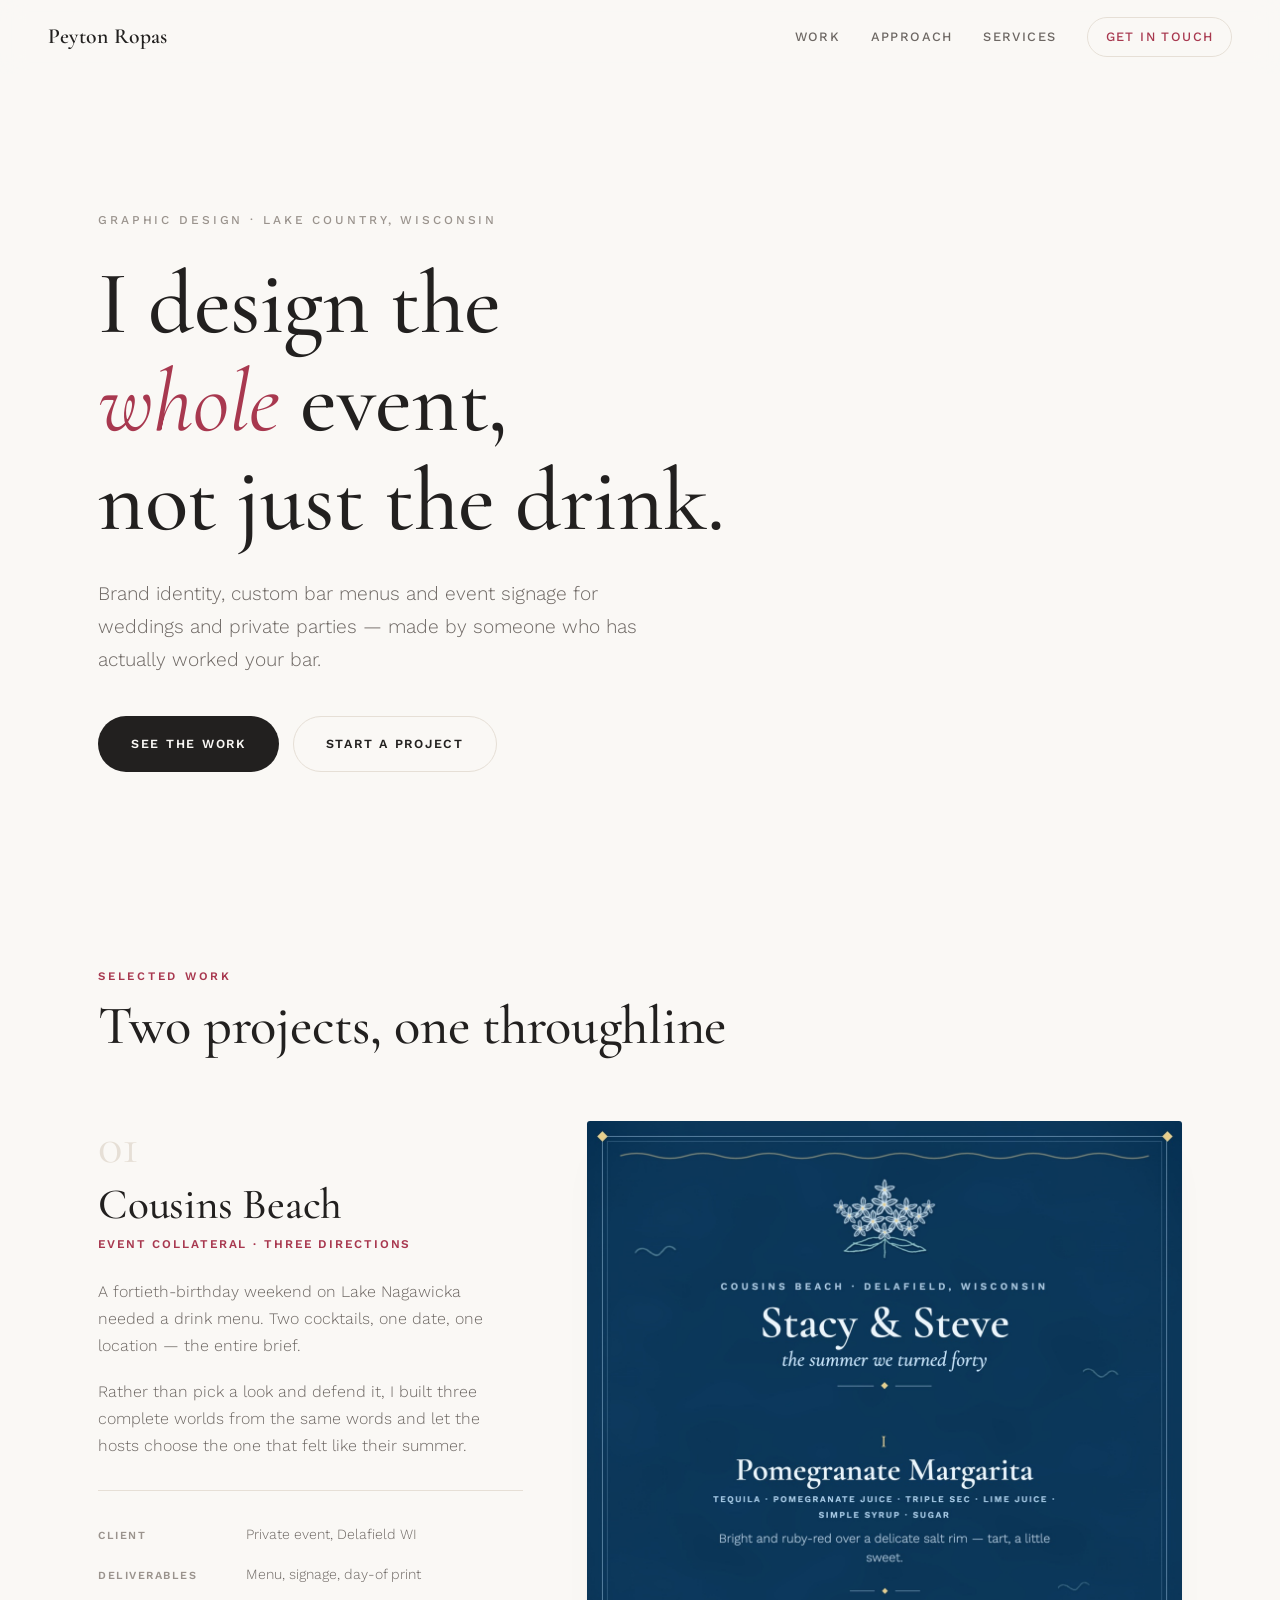
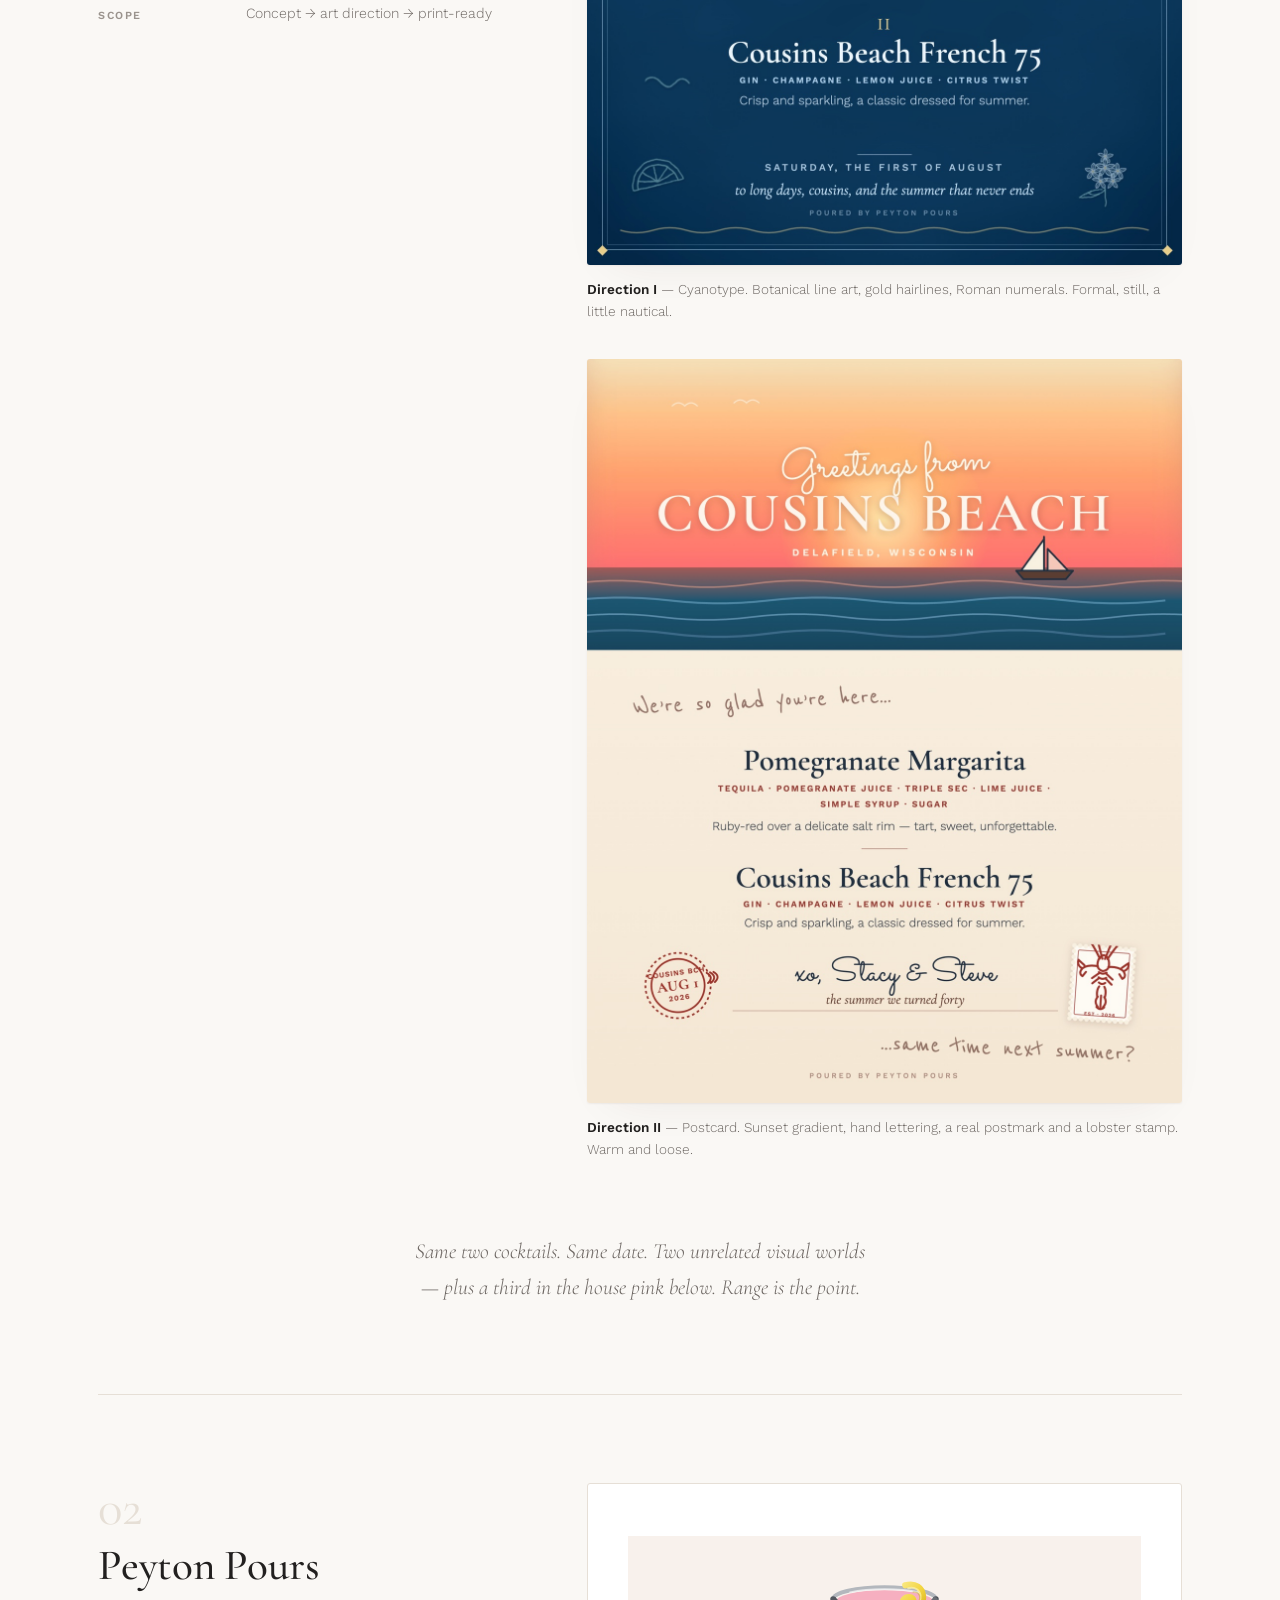
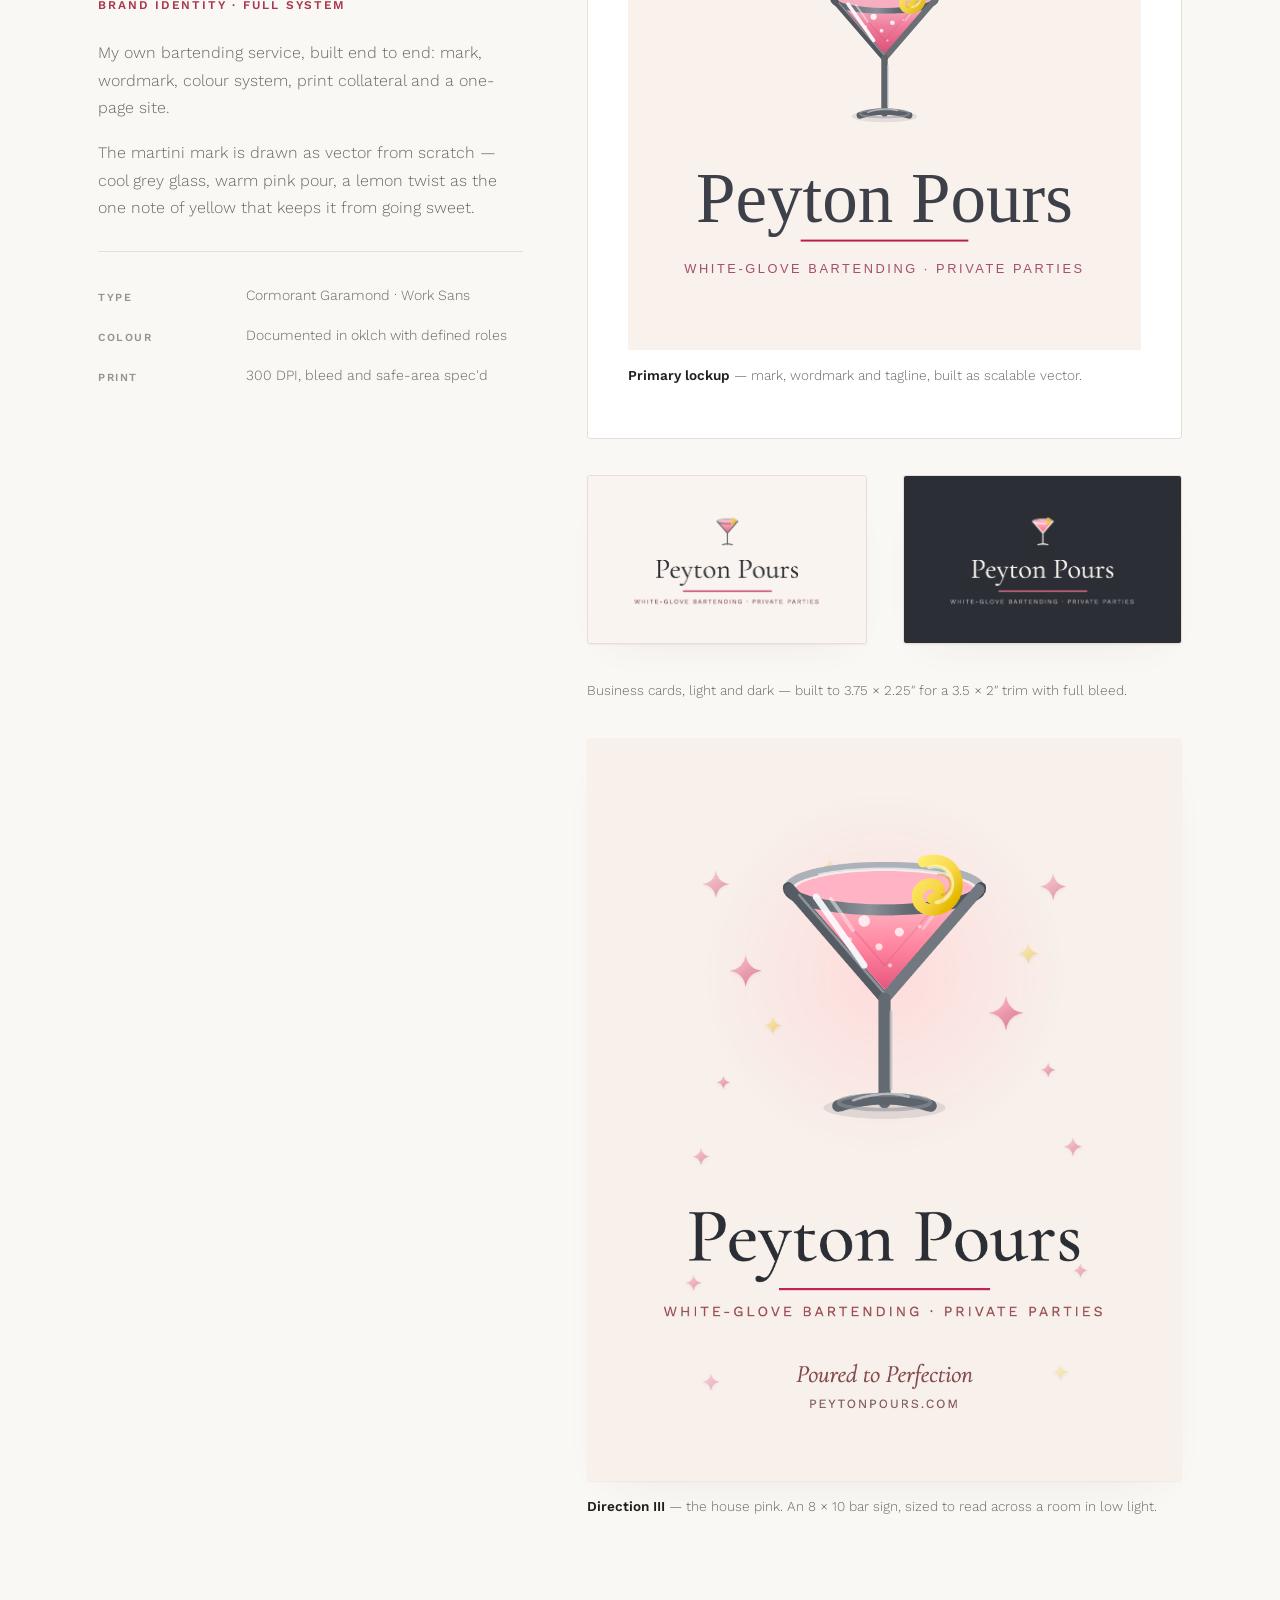
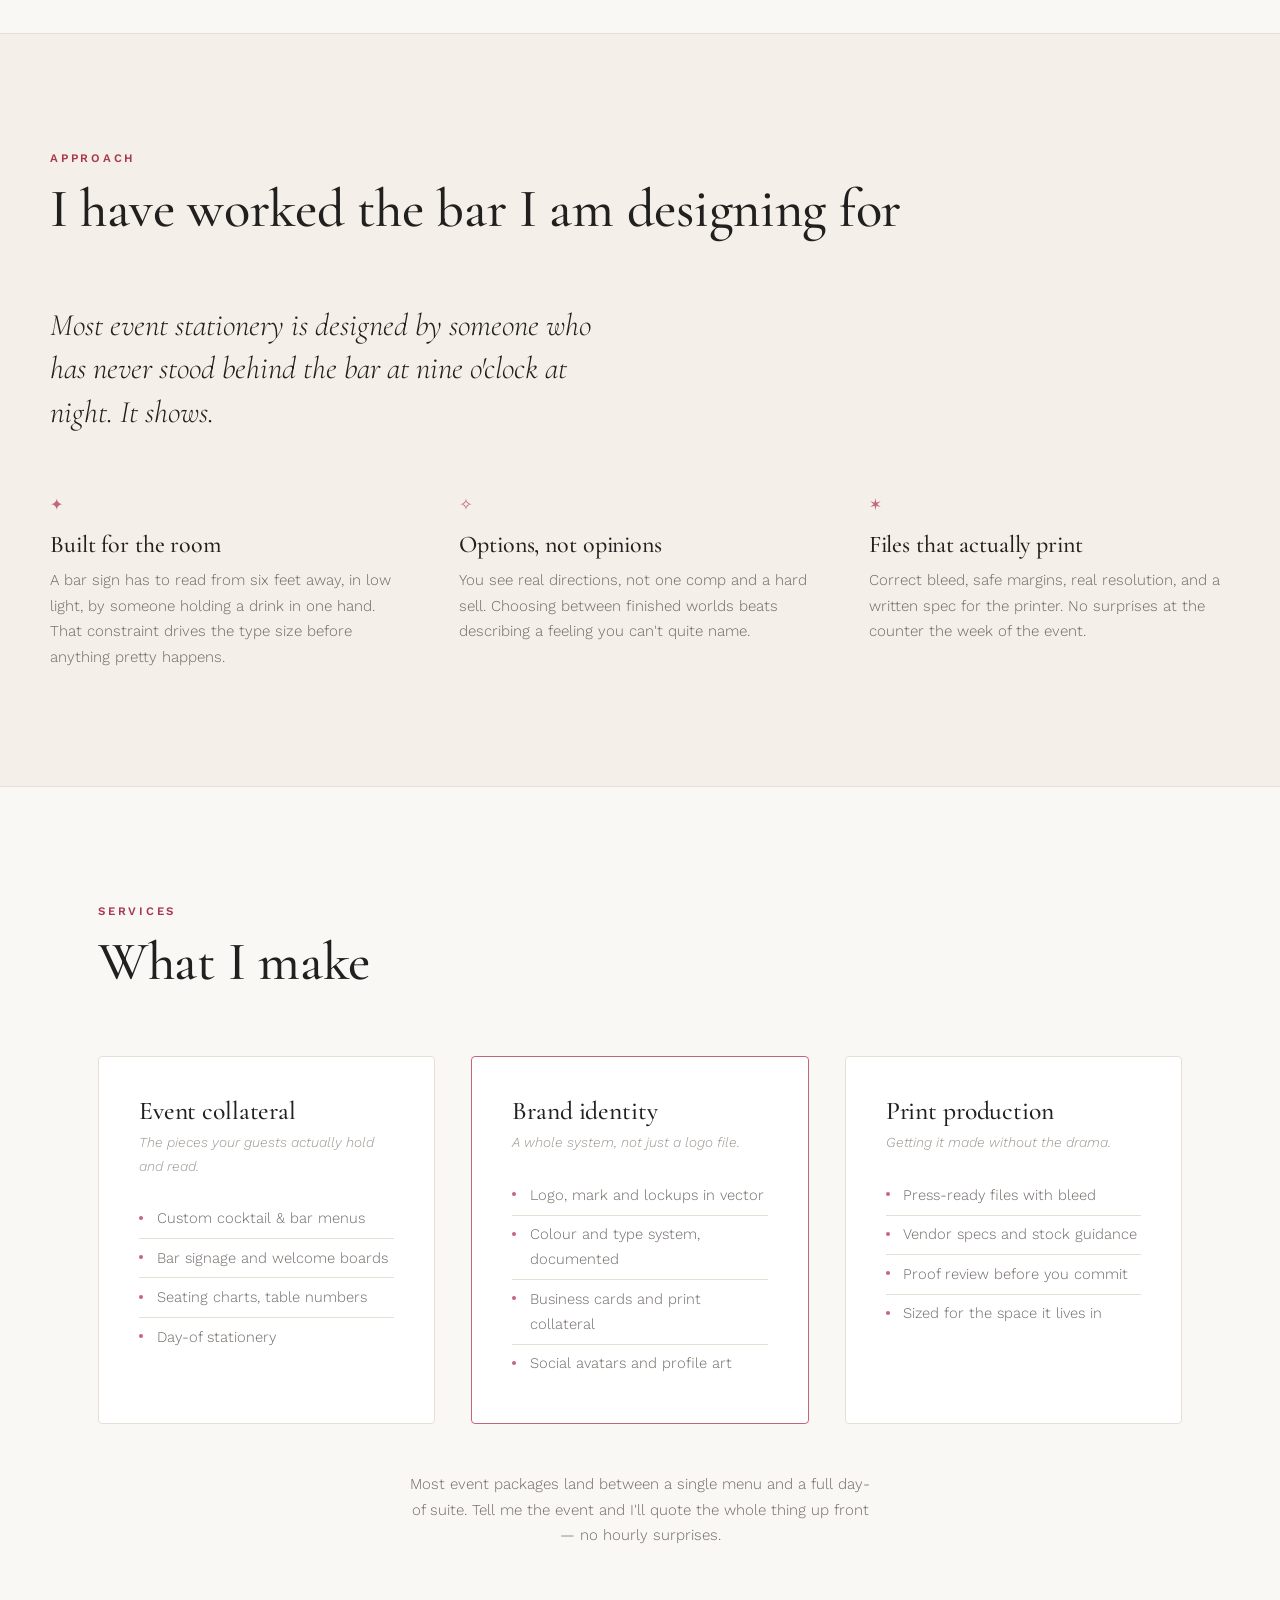
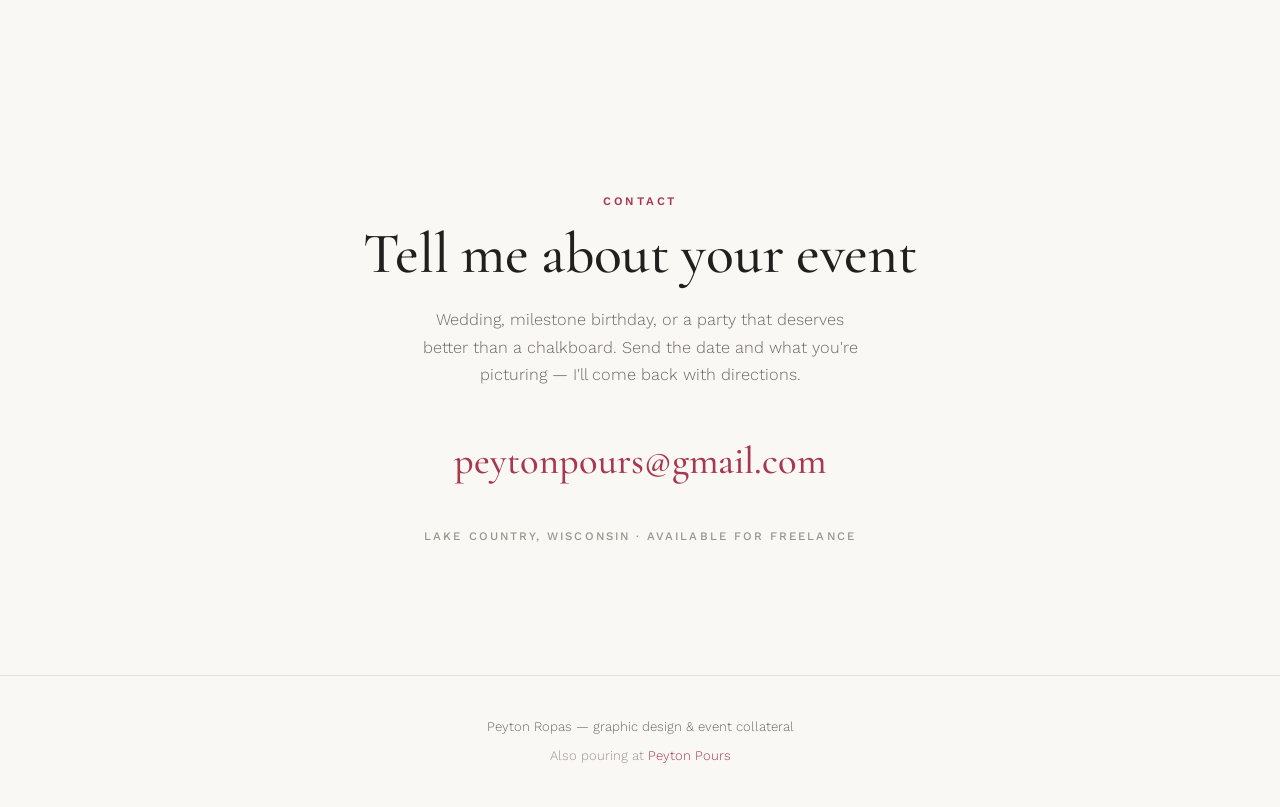
<file: design/index.html>
<!DOCTYPE html>
<html lang="en">
<head>
<meta charset="utf-8" />
<meta name="viewport" content="width=device-width, initial-scale=1" />
<title>Peyton Ropas — Designer</title>
<meta name="description" content="Brand identity and event collateral for weddings and private parties — designed by a bartender who has worked the event. Lake Country, Wisconsin." />

<meta property="og:title" content="Peyton Ropas — Designer" />
<meta property="og:description" content="Custom bar menus, signage and identity for weddings and private parties. Lake Country, Wisconsin." />
<meta property="og:type" content="website" />

<link rel="preconnect" href="https://fonts.googleapis.com" />
<link rel="preconnect" href="https://fonts.gstatic.com" crossorigin />
<link href="https://fonts.googleapis.com/css2?family=Cormorant+Garamond:ital,wght@0,300;0,400;0,500;0,600;1,300;1,400&family=Work+Sans:wght@300;400;500;600&display=swap" rel="stylesheet" />
<link rel="stylesheet" href="/design/styles.css" />
<link rel="icon" href="/assets/favicon.svg" />

<!-- Gate the reveal animation on JS being alive. Without the `js` class the
     .reveal rule never hides anything, so no-JS degrades to visible content
     rather than a blank page. The timer covers the other failure mode —
     script.js blocked or erroring — by dropping the class if nothing claims
     it. script.js clears this as its first act. -->
<script>
  document.documentElement.className += " js";
  window.__revealGuard = setTimeout(function () {
    document.documentElement.className =
      document.documentElement.className.replace(/\bjs\b/, "");
  }, 2500);
</script>
</head>
<body>

<a class="skip" href="#work">Skip to work</a>

<header class="topbar">
  <a class="topbar__name" href="#top">Peyton&nbsp;Ropas</a>
  <nav class="topbar__nav">
    <a href="#work">Work</a>
    <a href="#approach">Approach</a>
    <a href="#services">Services</a>
    <a href="#contact" class="topbar__cta">Get in touch</a>
  </nav>
</header>

<main id="top">

  <!-- ============ HERO ============ -->
  <section class="hero">
    <p class="kicker reveal">Graphic Design · Lake Country, Wisconsin</p>
    <h1 class="hero__title reveal">
      I design the <em>whole</em> event,<br />not just the drink.
    </h1>
    <p class="hero__lede reveal">
      Brand identity, custom bar menus and event signage for weddings and private
      parties — made by someone who has actually worked your bar.
    </p>
    <div class="hero__actions reveal">
      <a class="btn btn--solid" href="#work">See the work</a>
      <a class="btn btn--ghost" href="#contact">Start a project</a>
    </div>
  </section>

  <!-- ============ WORK ============ -->
  <section id="work" class="section">
    <div class="section__head reveal">
      <p class="eyebrow">Selected work</p>
      <h2>Two projects, one throughline</h2>
    </div>

    <!-- ---- Project 01 ---- -->
    <article class="project reveal">
      <div class="project__meta">
        <span class="project__num">01</span>
        <h3>Cousins Beach</h3>
        <p class="project__role">Event collateral · Three directions</p>
        <p class="project__body">
          A fortieth-birthday weekend on Lake Nagawicka needed a drink menu. Two
          cocktails, one date, one location — the entire brief.
        </p>
        <p class="project__body">
          Rather than pick a look and defend it, I built three complete worlds from
          the same words and let the hosts choose the one that felt like their summer.
        </p>
        <ul class="project__facts">
          <li><span>Client</span> Private event, Delafield WI</li>
          <li><span>Deliverables</span> Menu, signage, day-of print</li>
          <li><span>Scope</span> Concept → art direction → print-ready</li>
        </ul>
      </div>

      <div class="project__plates">
        <figure class="plate plate--tall">
          <img src="/assets/work/cousins-cyanotype.jpg" alt="Navy cyanotype-style cocktail menu with botanical line art, gold rules and classical numerals" loading="lazy" width="1200" height="1500" />
          <figcaption><strong>Direction I</strong> — Cyanotype. Botanical line art, gold hairlines, Roman numerals. Formal, still, a little nautical.</figcaption>
        </figure>
        <figure class="plate plate--tall">
          <img src="/assets/work/cousins-postcard.jpg" alt="Sunset postcard cocktail menu with hand lettering, a sailboat, a postmark and a lobster stamp" loading="lazy" width="1200" height="1500" />
          <figcaption><strong>Direction II</strong> — Postcard. Sunset gradient, hand lettering, a real postmark and a lobster stamp. Warm and loose.</figcaption>
        </figure>
      </div>
      <p class="project__note">
        Same two cocktails. Same date. Two unrelated visual worlds — plus a third in
        the house pink below. Range is the point.
      </p>
    </article>

    <!-- ---- Project 02 ---- -->
    <article class="project project--alt reveal">
      <div class="project__meta">
        <span class="project__num">02</span>
        <h3>Peyton Pours</h3>
        <p class="project__role">Brand identity · Full system</p>
        <p class="project__body">
          My own bartending service, built end to end: mark, wordmark, colour system,
          print collateral and a one-page site.
        </p>
        <p class="project__body">
          The martini mark is drawn as vector from scratch — cool grey glass, warm pink
          pour, a lemon twist as the one note of yellow that keeps it from going sweet.
        </p>
        <ul class="project__facts">
          <li><span>Type</span> Cormorant Garamond · Work Sans</li>
          <li><span>Colour</span> Documented in oklch with defined roles</li>
          <li><span>Print</span> 300 DPI, bleed and safe-area spec'd</li>
        </ul>
      </div>

      <div class="project__plates">
        <figure class="plate plate--lockup">
          <img src="/assets/work/pours-lockup.svg" alt="Peyton Pours logo lockup: martini glass mark beside the wordmark and tagline" loading="lazy" />
          <figcaption><strong>Primary lockup</strong> — mark, wordmark and tagline, built as scalable vector.</figcaption>
        </figure>
        <div class="plate-row">
          <figure class="plate">
            <img src="/assets/work/card-light.png" alt="Cream business card front with martini mark and Peyton Pours wordmark" loading="lazy" width="1125" height="675" />
          </figure>
          <figure class="plate">
            <img src="/assets/work/card-dark.png" alt="Charcoal business card front with martini mark and Peyton Pours wordmark" loading="lazy" width="1125" height="675" />
          </figure>
        </div>
        <p class="plate-row__cap">Business cards, light and dark — built to 3.75 × 2.25″ for a 3.5 × 2″ trim with full bleed.</p>
        <figure class="plate plate--tall">
          <img src="/assets/work/bar-sign.png" alt="Framed bar sign with the martini mark, Peyton Pours wordmark and the line Poured to Perfection" loading="lazy" width="960" height="1200" />
          <figcaption><strong>Direction III</strong> — the house pink. An 8 × 10 bar sign, sized to read across a room in low light.</figcaption>
        </figure>
      </div>
    </article>
  </section>

  <!-- ============ APPROACH ============ -->
  <section id="approach" class="section section--tint">
    <div class="section__head reveal">
      <p class="eyebrow">Approach</p>
      <h2>I have worked the bar I am designing for</h2>
    </div>
    <div class="approach reveal">
      <p class="approach__lead">
        Most event stationery is designed by someone who has never stood behind the
        bar at nine o'clock at night. It shows.
      </p>
      <div class="approach__grid">
        <div class="approach__item">
          <span class="approach__glyph" aria-hidden="true">✦</span>
          <h3>Built for the room</h3>
          <p>
            A bar sign has to read from six feet away, in low light, by someone holding
            a drink in one hand. That constraint drives the type size before anything
            pretty happens.
          </p>
        </div>
        <div class="approach__item">
          <span class="approach__glyph" aria-hidden="true">✧</span>
          <h3>Options, not opinions</h3>
          <p>
            You see real directions, not one comp and a hard sell. Choosing between
            finished worlds beats describing a feeling you can't quite name.
          </p>
        </div>
        <div class="approach__item">
          <span class="approach__glyph" aria-hidden="true">✶</span>
          <h3>Files that actually print</h3>
          <p>
            Correct bleed, safe margins, real resolution, and a written spec for the
            printer. No surprises at the counter the week of the event.
          </p>
        </div>
      </div>
    </div>
  </section>

  <!-- ============ SERVICES ============ -->
  <section id="services" class="section">
    <div class="section__head reveal">
      <p class="eyebrow">Services</p>
      <h2>What I make</h2>
    </div>
    <div class="cards reveal">
      <div class="card">
        <h3>Event collateral</h3>
        <p class="card__desc">The pieces your guests actually hold and read.</p>
        <ul>
          <li>Custom cocktail &amp; bar menus</li>
          <li>Bar signage and welcome boards</li>
          <li>Seating charts, table numbers</li>
          <li>Day-of stationery</li>
        </ul>
      </div>
      <div class="card card--feature">
        <h3>Brand identity</h3>
        <p class="card__desc">A whole system, not just a logo file.</p>
        <ul>
          <li>Logo, mark and lockups in vector</li>
          <li>Colour and type system, documented</li>
          <li>Business cards and print collateral</li>
          <li>Social avatars and profile art</li>
        </ul>
      </div>
      <div class="card">
        <h3>Print production</h3>
        <p class="card__desc">Getting it made without the drama.</p>
        <ul>
          <li>Press-ready files with bleed</li>
          <li>Vendor specs and stock guidance</li>
          <li>Proof review before you commit</li>
          <li>Sized for the space it lives in</li>
        </ul>
      </div>
    </div>
    <p class="services__note reveal">
      Most event packages land between a single menu and a full day-of suite. Tell me
      the event and I'll quote the whole thing up front — no hourly surprises.
    </p>
  </section>

  <!-- ============ CONTACT ============ -->
  <section id="contact" class="section section--contact">
    <div class="contact reveal">
      <p class="eyebrow">Contact</p>
      <h2>Tell me about your event</h2>
      <p class="contact__lede">
        Wedding, milestone birthday, or a party that deserves better than a chalkboard.
        Send the date and what you're picturing — I'll come back with directions.
      </p>
      <a class="contact__email" href="mailto:peytonpours@gmail.com?subject=Design%20project%20enquiry">peytonpours@gmail.com</a>
      <p class="contact__meta">Lake Country, Wisconsin · Available for freelance</p>
    </div>
  </section>

</main>

<footer class="footer">
  <p>Peyton Ropas — graphic design &amp; event collateral</p>
  <p class="footer__sub">Also pouring at <a href="https://peytonpours.com">Peyton Pours</a></p>
</footer>

<script src="/design/script.js"></script>
</body>
</html>
</file>
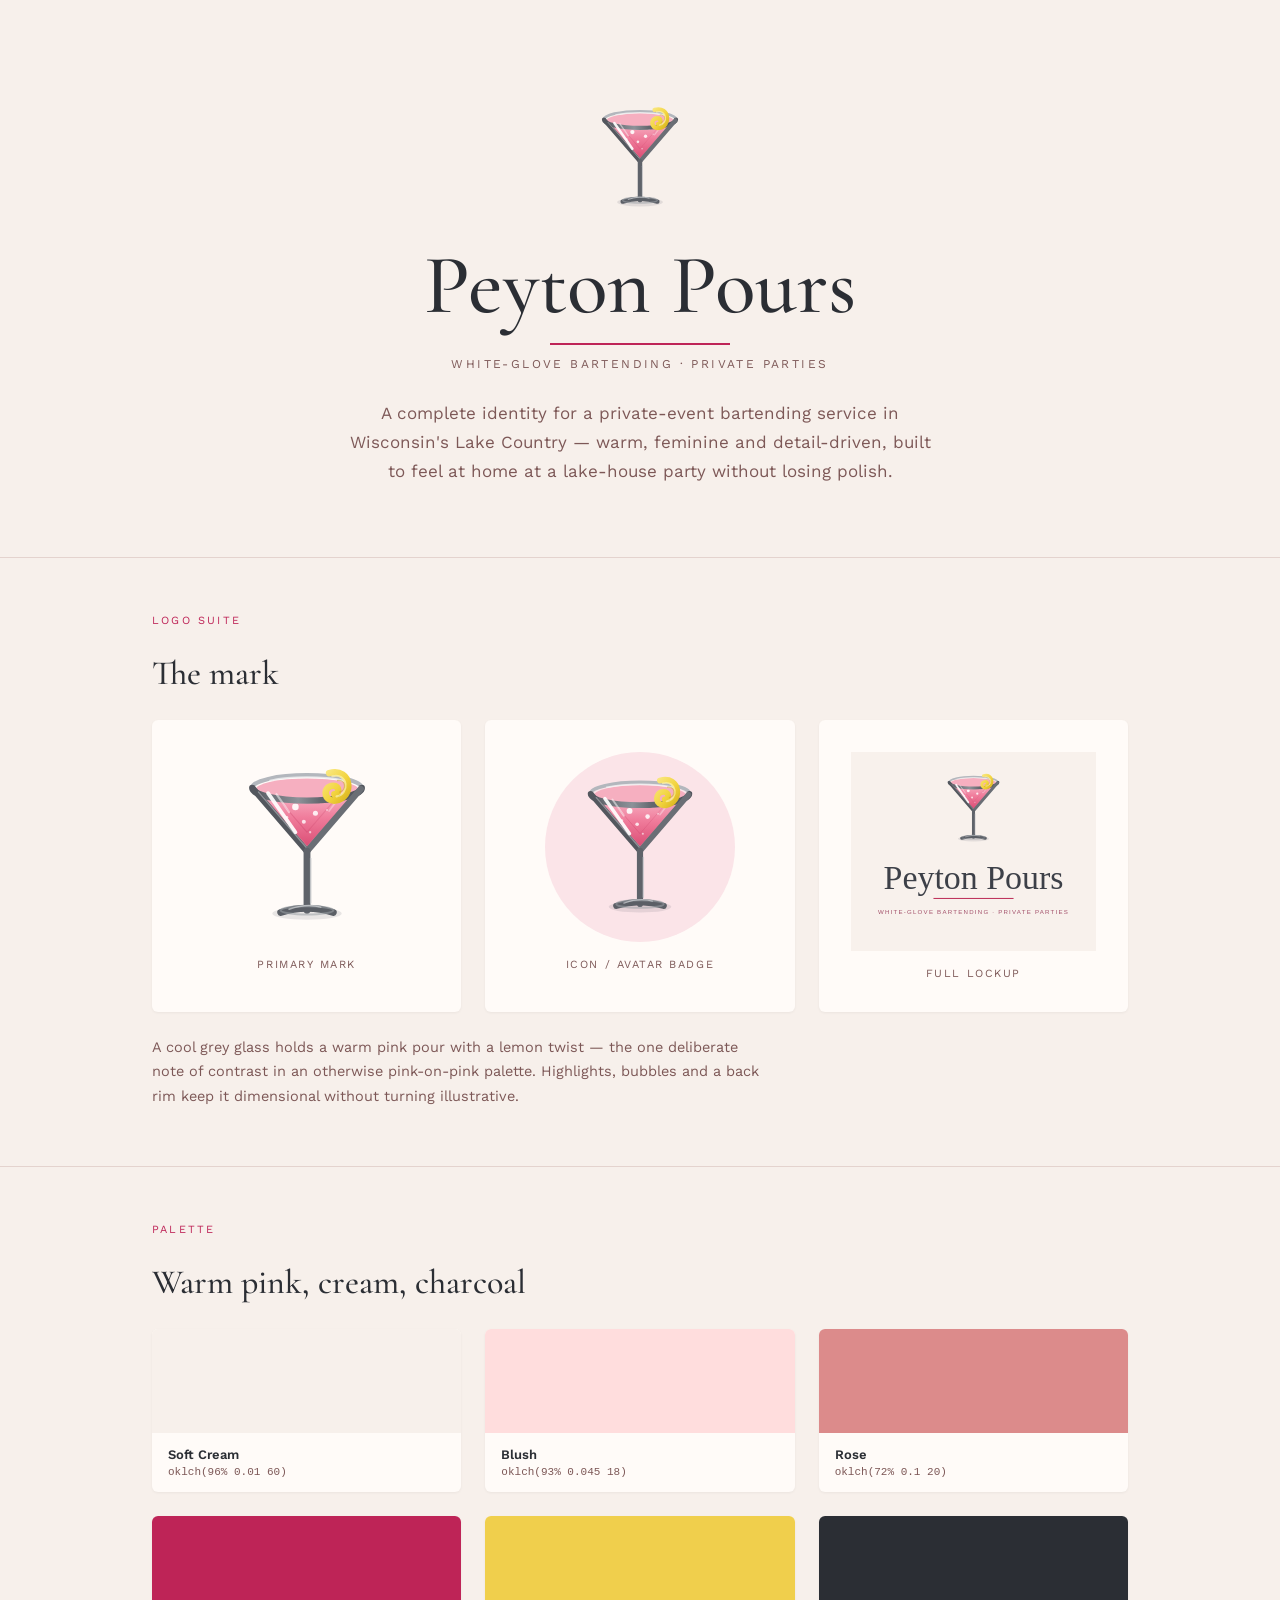
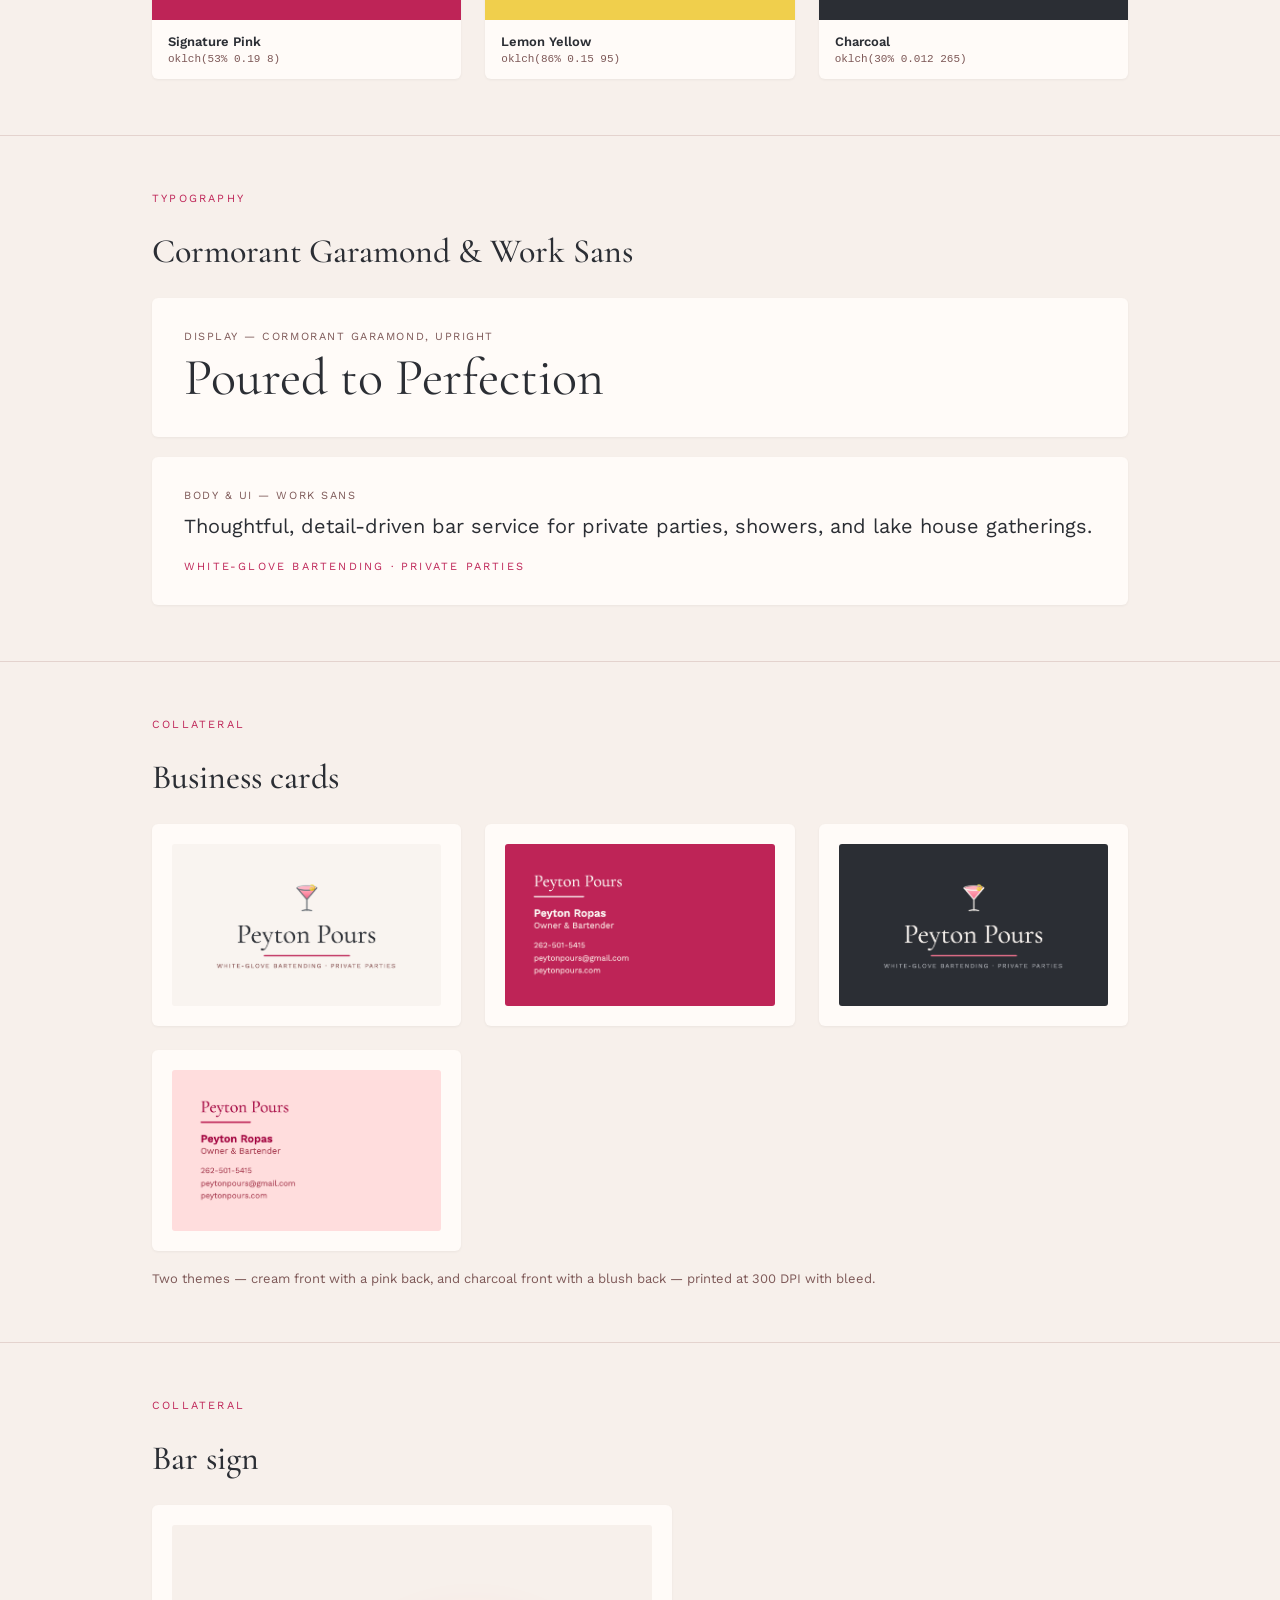
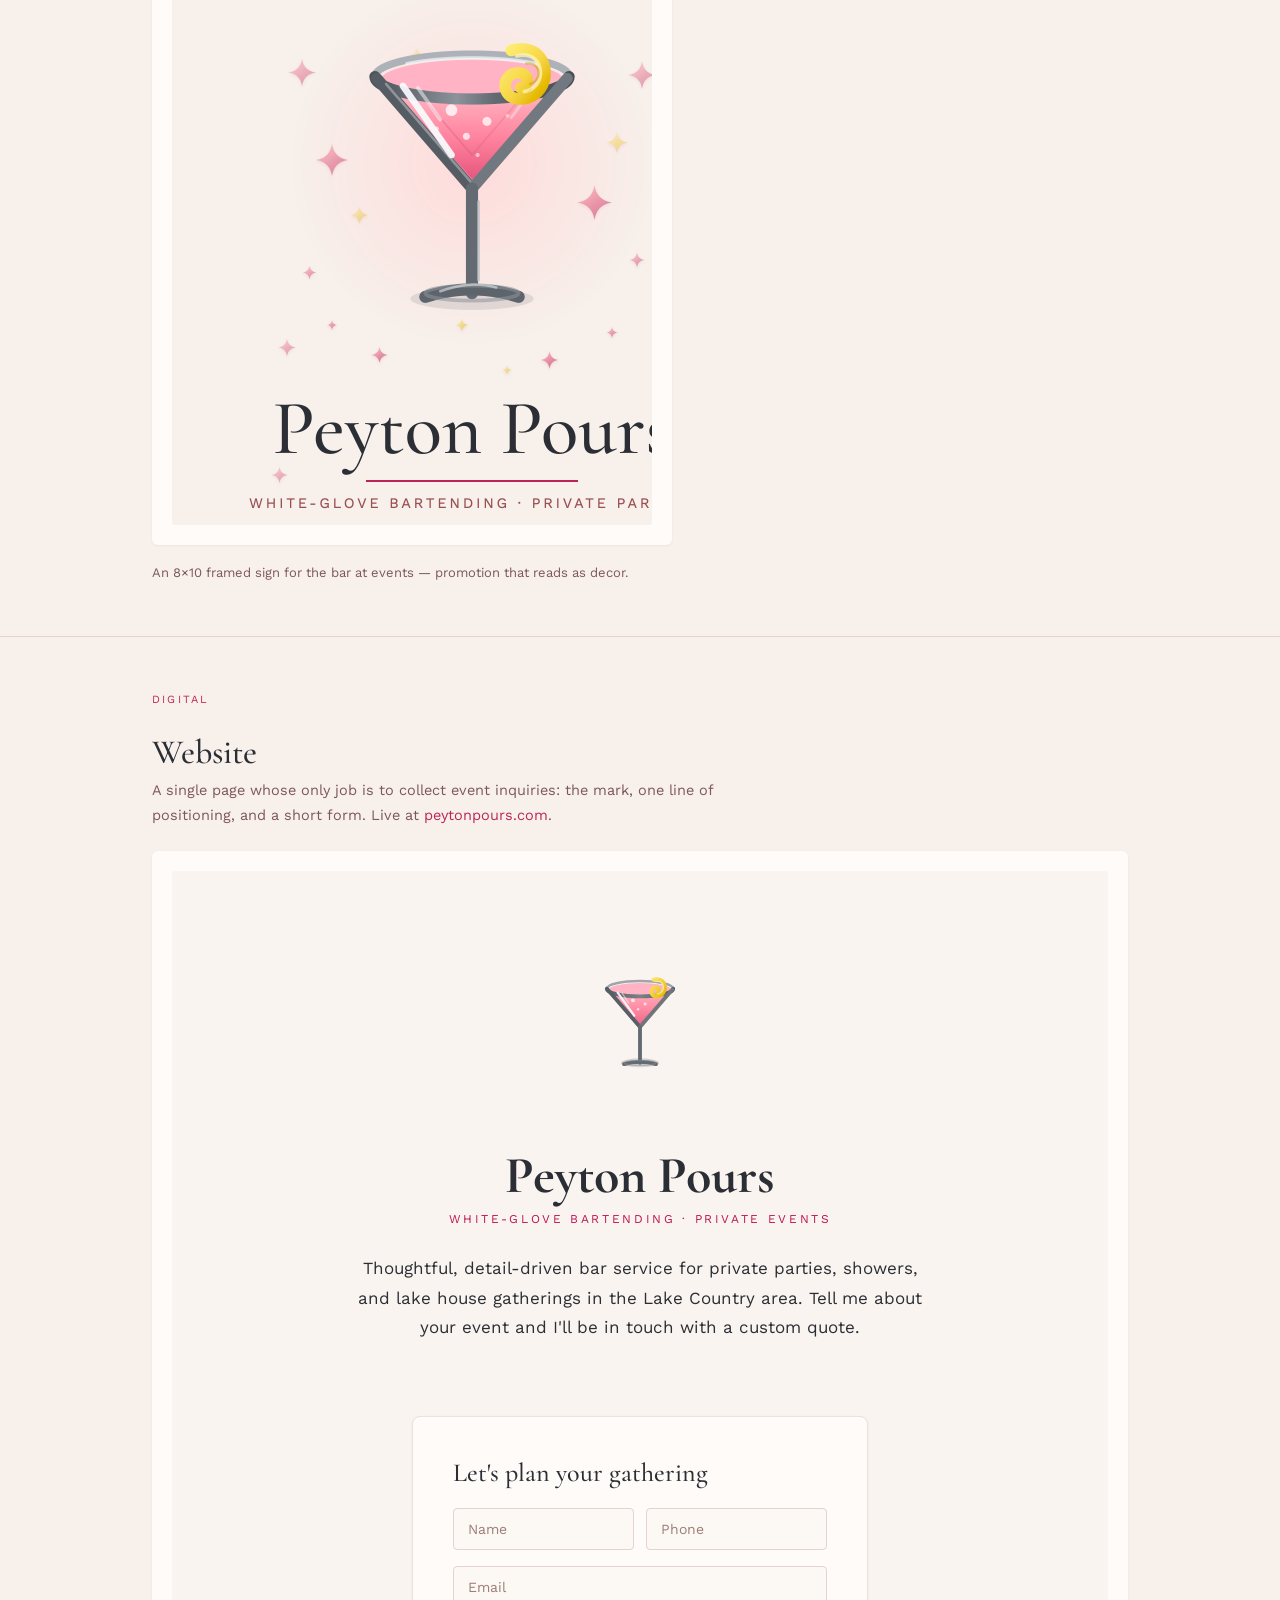
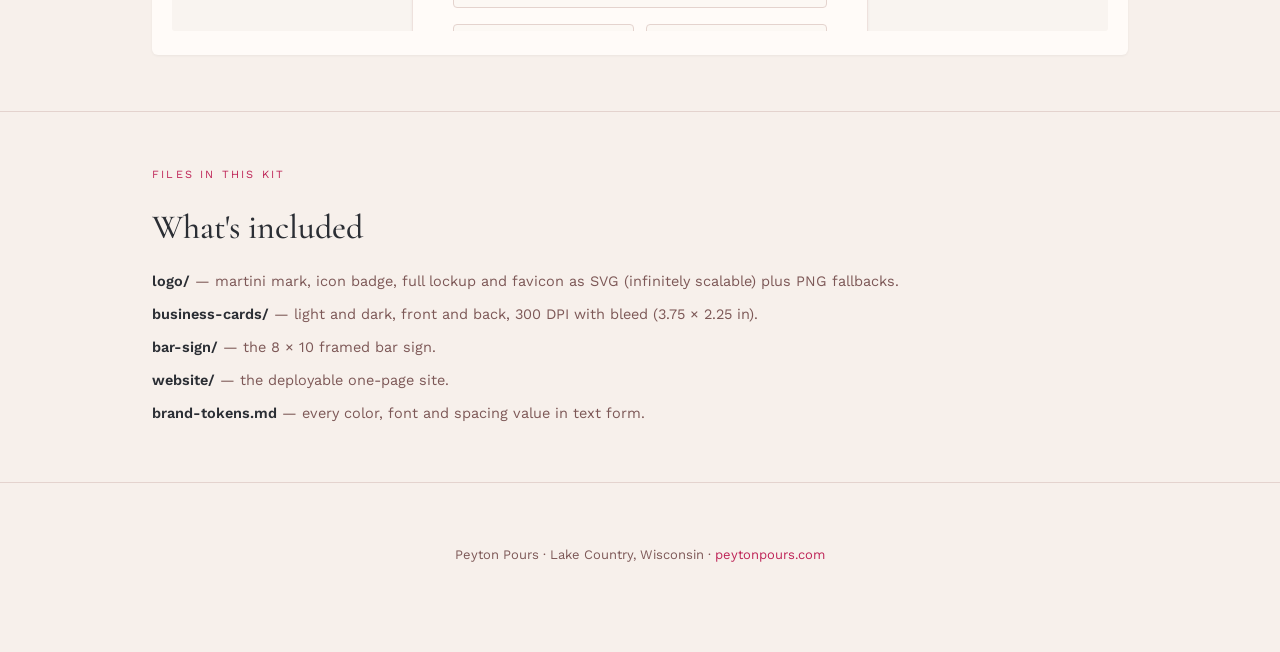
<file: peyton-pours-brand-kit/index.html>
<!DOCTYPE html>
<html lang="en">
<head>
<meta charset="utf-8">
<meta name="viewport" content="width=device-width, initial-scale=1">
<title>Peyton Pours — Brand Identity</title>
<link rel="icon" href="logo/favicon.svg">
<link rel="preconnect" href="https://fonts.googleapis.com">
<link href="https://fonts.googleapis.com/css2?family=Cormorant+Garamond:ital,wght@0,400;0,500;0,600;1,400&family=Work+Sans:wght@300;400;500;600&display=swap" rel="stylesheet">
<style>
  :root{
    --cream:oklch(96% 0.01 60);
    --card:oklch(99% 0.006 60);
    --charcoal:oklch(30% 0.012 265);
    --pink:oklch(53% 0.19 8);
    --pink-deep:oklch(44% 0.2 8);
    --blush:oklch(93% 0.045 18);
    --rose:oklch(72% 0.1 20);
    --lemon:oklch(86% 0.15 95);
    --muted:oklch(50% 0.05 20);
  }
  *{box-sizing:border-box}
  body{margin:0;background:var(--cream);color:var(--charcoal);font-family:'Work Sans',system-ui,sans-serif;-webkit-font-smoothing:antialiased}
  a{color:var(--pink);text-decoration:none}
  a:hover{color:var(--pink-deep);text-decoration:underline}
  .wrap{max-width:1040px;margin:0 auto;padding:0 32px}
  header{padding:96px 0 72px;text-align:center}
  header .mark{width:104px;height:auto;display:block;margin:0 auto 22px}
  h1{font-family:'Cormorant Garamond',Georgia,serif;font-weight:500;font-size:clamp(48px,7vw,84px);margin:0;line-height:1}
  .rule{width:180px;height:2px;background:var(--pink);margin:16px auto 12px}
  .tag{font-size:12px;letter-spacing:0.2em;text-transform:uppercase;color:var(--muted)}
  .lede{max-width:600px;margin:28px auto 0;font-size:17px;line-height:1.7;color:var(--muted);text-wrap:pretty}
  section{padding:56px 0;border-top:1px solid oklch(88% 0.02 40)}
  h2{font-family:'Cormorant Garamond',Georgia,serif;font-weight:500;font-size:34px;margin:0 0 6px}
  .kicker{font-size:11px;letter-spacing:0.2em;text-transform:uppercase;color:var(--pink);margin:0 0 26px}
  .grid{display:grid;gap:24px}
  .cols-3{grid-template-columns:repeat(auto-fit,minmax(240px,1fr))}
  .cols-2{grid-template-columns:repeat(auto-fit,minmax(300px,1fr))}
  .tile{background:var(--card);border-radius:6px;padding:32px;display:flex;flex-direction:column;align-items:center;gap:16px;box-shadow:0 1px 3px rgba(0,0,0,.05)}
  .tile img{max-width:100%;height:auto;display:block}
  .cap{font-size:11px;letter-spacing:0.14em;text-transform:uppercase;color:var(--muted)}
  .sw{border-radius:6px;overflow:hidden;background:var(--card);box-shadow:0 1px 3px rgba(0,0,0,.05)}
  .sw .chip{height:104px}
  .sw .meta{padding:14px 16px}
  .sw .name{font-size:13px;font-weight:600}
  .sw .val{font-size:11px;color:var(--muted);font-family:ui-monospace,Menlo,monospace;margin-top:4px;word-break:break-all}
  .type-row{background:var(--card);border-radius:6px;padding:32px;box-shadow:0 1px 3px rgba(0,0,0,.05)}
  .type-row + .type-row{margin-top:20px}
  .specimen-serif{font-family:'Cormorant Garamond',Georgia,serif;font-size:52px;line-height:1.05;margin:8px 0 0}
  .specimen-sans{font-size:20px;line-height:1.6;margin:8px 0 0;font-weight:400}
  .shot{background:var(--card);border-radius:6px;padding:20px;box-shadow:0 1px 3px rgba(0,0,0,.05)}
  .shot img{width:100%;height:auto;display:block;border-radius:3px}
  ul.dl{list-style:none;padding:0;margin:0;display:grid;gap:10px}
  ul.dl li{font-size:14.5px;line-height:1.6;color:var(--muted)}
  ul.dl b{color:var(--charcoal);font-weight:600}
  footer{padding:64px 0 88px;text-align:center;border-top:1px solid oklch(88% 0.02 40);font-size:13px;color:var(--muted)}
</style>
</head>
<body>

<header>
  <div class="wrap">
    <img class="mark" src="logo/martini-mark.svg" alt="Peyton Pours martini mark">
    <h1>Peyton Pours</h1>
    <div class="rule"></div>
    <div class="tag">White-Glove Bartending · Private Parties</div>
    <p class="lede">A complete identity for a private-event bartending service in Wisconsin's Lake Country — warm, feminine and detail-driven, built to feel at home at a lake-house party without losing polish.</p>
  </div>
</header>

<section>
  <div class="wrap">
    <p class="kicker">Logo suite</p>
    <h2>The mark</h2>
    <div class="grid cols-3" style="margin-top:26px">
      <div class="tile">
        <img src="logo/martini-mark.svg" alt="Primary martini mark" style="max-height:190px">
        <div class="cap">Primary mark</div>
      </div>
      <div class="tile">
        <img src="logo/icon-badge.svg" alt="Icon badge" style="max-height:190px">
        <div class="cap">Icon / avatar badge</div>
      </div>
      <div class="tile" style="justify-content:center">
        <img src="logo/logo-lockup.svg" alt="Full logo lockup">
        <div class="cap">Full lockup</div>
      </div>
    </div>
    <p style="margin:24px 0 0;font-size:14.5px;line-height:1.7;color:var(--muted);max-width:620px;text-wrap:pretty">A cool grey glass holds a warm pink pour with a lemon twist — the one deliberate note of contrast in an otherwise pink-on-pink palette. Highlights, bubbles and a back rim keep it dimensional without turning illustrative.</p>
  </div>
</section>

<section>
  <div class="wrap">
    <p class="kicker">Palette</p>
    <h2>Warm pink, cream, charcoal</h2>
    <div class="grid cols-3" style="margin-top:26px">
      <div class="sw"><div class="chip" style="background:oklch(96% 0.01 60)"></div><div class="meta"><div class="name">Soft Cream</div><div class="val">oklch(96% 0.01 60)</div></div></div>
      <div class="sw"><div class="chip" style="background:oklch(93% 0.045 18)"></div><div class="meta"><div class="name">Blush</div><div class="val">oklch(93% 0.045 18)</div></div></div>
      <div class="sw"><div class="chip" style="background:oklch(72% 0.1 20)"></div><div class="meta"><div class="name">Rose</div><div class="val">oklch(72% 0.1 20)</div></div></div>
      <div class="sw"><div class="chip" style="background:oklch(53% 0.19 8)"></div><div class="meta"><div class="name">Signature Pink</div><div class="val">oklch(53% 0.19 8)</div></div></div>
      <div class="sw"><div class="chip" style="background:oklch(86% 0.15 95)"></div><div class="meta"><div class="name">Lemon Yellow</div><div class="val">oklch(86% 0.15 95)</div></div></div>
      <div class="sw"><div class="chip" style="background:oklch(30% 0.012 265)"></div><div class="meta"><div class="name">Charcoal</div><div class="val">oklch(30% 0.012 265)</div></div></div>
    </div>
  </div>
</section>

<section>
  <div class="wrap">
    <p class="kicker">Typography</p>
    <h2>Cormorant Garamond &amp; Work Sans</h2>
    <div style="margin-top:26px">
      <div class="type-row">
        <div class="cap">Display — Cormorant Garamond, upright</div>
        <p class="specimen-serif">Poured to Perfection</p>
      </div>
      <div class="type-row">
        <div class="cap">Body &amp; UI — Work Sans</div>
        <p class="specimen-sans">Thoughtful, detail-driven bar service for private parties, showers, and lake house gatherings.</p>
        <p style="font-size:11px;letter-spacing:0.2em;text-transform:uppercase;color:var(--pink);margin:18px 0 0">White-Glove Bartending · Private Parties</p>
      </div>
    </div>
  </div>
</section>

<section>
  <div class="wrap">
    <p class="kicker">Collateral</p>
    <h2>Business cards</h2>
    <div class="grid cols-2" style="margin-top:26px">
      <div class="shot"><img src="business-cards/light-front.png" alt="Light card front"></div>
      <div class="shot"><img src="business-cards/light-back.png" alt="Light card back"></div>
      <div class="shot"><img src="business-cards/dark-front.png" alt="Dark card front"></div>
      <div class="shot"><img src="business-cards/dark-back.png" alt="Dark card back"></div>
    </div>
    <p style="margin:20px 0 0;font-size:13px;color:var(--muted)">Two themes — cream front with a pink back, and charcoal front with a blush back — printed at 300 DPI with bleed.</p>
  </div>
</section>

<section>
  <div class="wrap">
    <p class="kicker">Collateral</p>
    <h2>Bar sign</h2>
    <div class="shot" style="max-width:520px;margin-top:26px"><img src="bar-sign/bar-sign-8x10.png" alt="8x10 bar sign"></div>
    <p style="margin:20px 0 0;font-size:13px;color:var(--muted)">An 8×10 framed sign for the bar at events — promotion that reads as decor.</p>
  </div>
</section>

<section>
  <div class="wrap">
    <p class="kicker">Digital</p>
    <h2>Website</h2>
    <p style="margin:0 0 22px;font-size:14.5px;line-height:1.7;color:var(--muted);max-width:620px;text-wrap:pretty">A single page whose only job is to collect event inquiries: the mark, one line of positioning, and a short form. Live at <a href="https://peytonpours.com">peytonpours.com</a>.</p>
    <div class="shot"><iframe src="website/index.html" style="width:100%;height:760px;border:0;border-radius:3px" title="Peyton Pours website"></iframe></div>
  </div>
</section>

<section>
  <div class="wrap">
    <p class="kicker">Files in this kit</p>
    <h2>What's included</h2>
    <ul class="dl" style="margin-top:22px">
      <li><b>logo/</b> — martini mark, icon badge, full lockup and favicon as SVG (infinitely scalable) plus PNG fallbacks.</li>
      <li><b>business-cards/</b> — light and dark, front and back, 300 DPI with bleed (3.75 × 2.25 in).</li>
      <li><b>bar-sign/</b> — the 8 × 10 framed bar sign.</li>
      <li><b>website/</b> — the deployable one-page site.</li>
      <li><b>brand-tokens.md</b> — every color, font and spacing value in text form.</li>
    </ul>
  </div>
</section>

<footer>
  <div class="wrap">Peyton Pours · Lake Country, Wisconsin · <a href="https://peytonpours.com">peytonpours.com</a></div>
</footer>

</body>
</html>
</file>
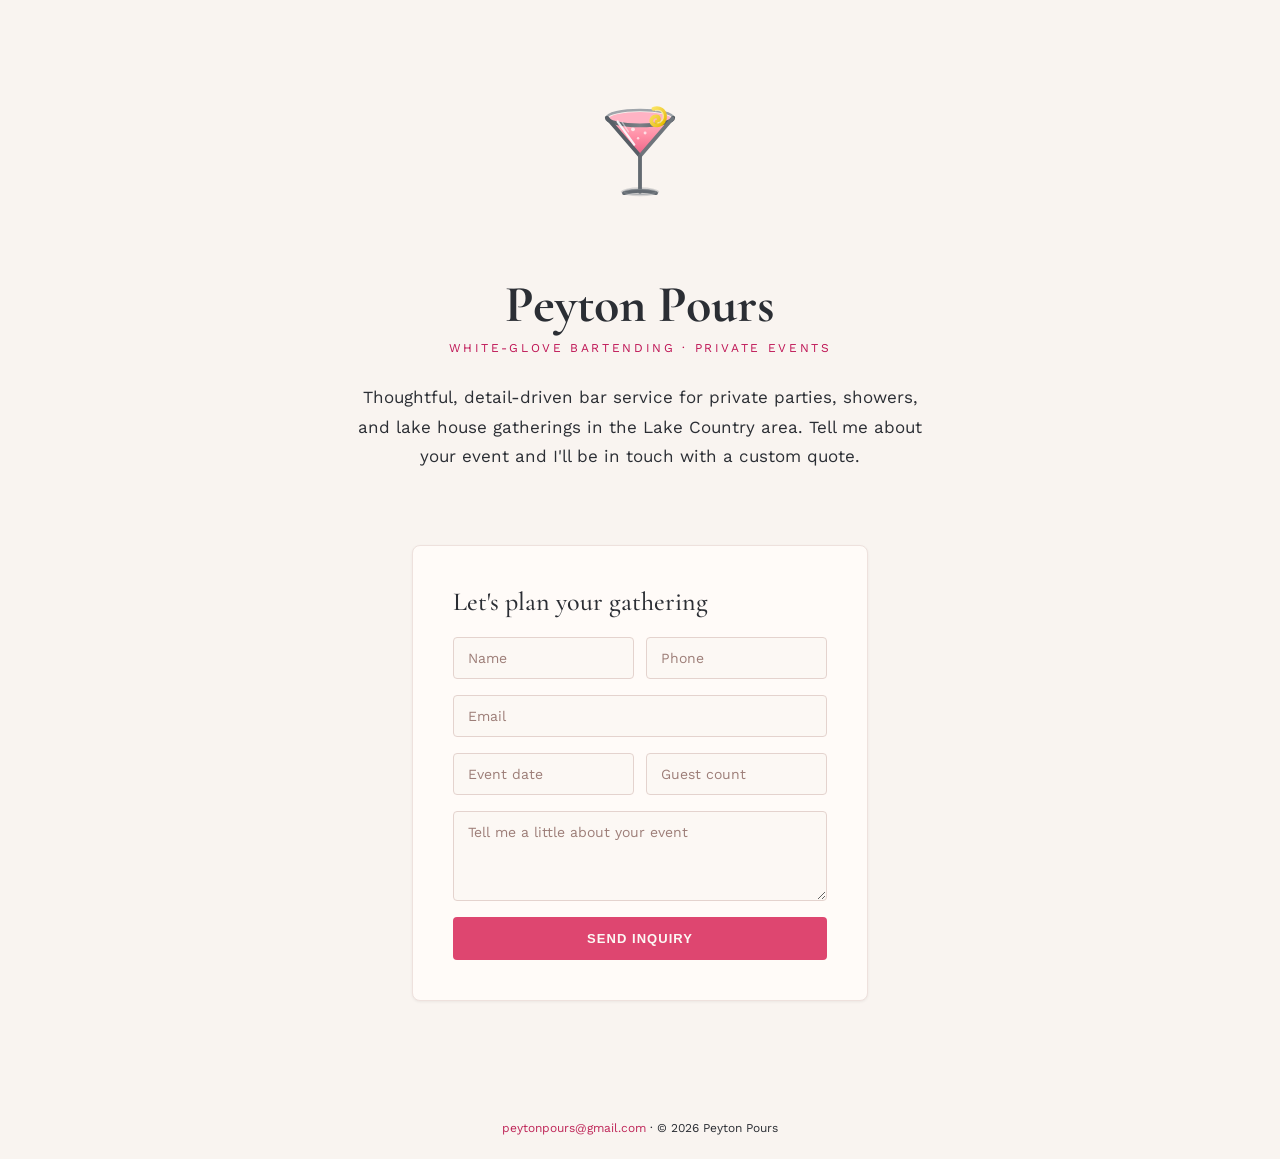
<file: peyton-pours-brand-kit/website/index.html>
<!DOCTYPE html>
<html lang="en">
<head>
<meta charset="UTF-8">
<meta name="viewport" content="width=device-width, initial-scale=1.0">
<title>Peyton Pours · Private Bartending — Lake Country</title>
<meta name="description" content="Thoughtful, detail-driven private bar service for dinners, showers, and lake house gatherings in the Lake Country area. Request a custom quote.">
<link rel="icon" href="favicon.svg" type="image/svg+xml">
<link rel="preconnect" href="https://fonts.googleapis.com">
<link rel="preconnect" href="https://fonts.gstatic.com" crossorigin>
<link href="https://fonts.googleapis.com/css2?family=Cormorant+Garamond:ital,wght@0,400;0,500;0,600;1,500&family=Work+Sans:wght@400;500;600&display=swap" rel="stylesheet">
<style>
  :root{
    --cream:oklch(97% 0.008 60);
    --card:oklch(99% 0.006 60);
    --blush:oklch(85% 0.06 22);
    --rose:oklch(72% 0.1 20);
    --wine:oklch(53% 0.19 8);
    --wine-dark:oklch(44% 0.2 8);
    --plum:oklch(30% 0.012 265);
    --muted:oklch(38% 0.06 20);
    --label:oklch(50% 0.09 20);
    --olive:oklch(72% 0.1 130);
    --border:oklch(88% 0.02 40);
    --yellow:oklch(86% 0.15 95);
  }
  *{box-sizing:border-box;}
  body{margin:0;background:var(--cream);color:var(--plum);font-family:'Work Sans',sans-serif;-webkit-font-smoothing:antialiased;}
  a{color:var(--wine);text-decoration:none;}
  a:hover{color:var(--wine-dark);}
  input,textarea{font-family:'Work Sans',sans-serif;}
  input:focus,textarea:focus{outline:none;border-color:var(--wine);}
  input::placeholder,textarea::placeholder{color:oklch(62% 0.04 30);}
  .hero{max-width:640px;margin:0 auto;padding:96px 32px 56px;text-align:center;}
  .wordmark{font-family:'Cormorant Garamond',serif;font-size:52px;line-height:1.05;margin-bottom:8px;}
  .tagline{font-size:12px;letter-spacing:0.22em;color:oklch(52% 0.2 8);text-transform:uppercase;margin-bottom:28px;}
  .lede{font-size:17px;line-height:1.75;color:var(--plum);}
  .form-wrap{max-width:520px;margin:0 auto;padding:0 32px 96px;}
  .card{background:var(--card);border-radius:8px;padding:40px;box-shadow:0 1px 3px rgba(0,0,0,0.06);border:1px solid oklch(92% 0.015 40);}
  .card h2{font-family:'Cormorant Garamond',serif;font-size:26px;margin:0 0 20px;font-weight:500;}
  form{display:flex;flex-direction:column;gap:16px;}
  .row{display:flex;gap:12px;}
  input,textarea{flex:1;min-width:0;width:100%;padding:12px 14px;font-size:14px;border:1px solid var(--border);border-radius:4px;background:oklch(98% 0.006 60);color:var(--plum);}
  textarea{resize:vertical;}
  button{background:oklch(62% 0.19 8);color:oklch(98% 0.006 60);border:none;padding:14px;border-radius:4px;font-size:13px;letter-spacing:0.08em;text-transform:uppercase;cursor:pointer;font-weight:600;transition:background .15s;}
  button:hover{background:oklch(53% 0.19 8);}
  .direct{text-align:center;font-size:13px;color:var(--label);margin-top:24px;}
  .thanks{text-align:center;padding:24px 0;}
  .thanks h2{font-family:'Cormorant Garamond',serif;font-size:30px;margin:0 0 10px;font-weight:500;}
  .thanks p{font-size:15px;line-height:1.7;color:var(--muted);margin:0;}
  footer{padding:24px 32px;text-align:center;font-size:12px;color:var(--plum);}
  @media(max-width:480px){.wordmark{font-size:42px;}.hero{padding-top:72px;}.row{flex-direction:column;}}
</style>
</head>
<body>
  <main>
    <section class="hero">
      <svg width="96" height="115" viewBox="0 0 150 180" style="margin-bottom:20px;" aria-hidden="true">
        <defs>
          <linearGradient id="liqSI" x1="0" y1="0" x2="0" y2="1"><stop offset="0" stop-color="oklch(86% 0.11 10)"/><stop offset="1" stop-color="oklch(68% 0.17 6)"/></linearGradient>
          <linearGradient id="glassSI" x1="0" y1="0" x2="1" y2="0"><stop offset="0" stop-color="oklch(48% 0.015 250)"/><stop offset="0.5" stop-color="oklch(60% 0.012 250)"/><stop offset="1" stop-color="oklch(44% 0.015 250)"/></linearGradient>
          <linearGradient id="lemSI" x1="0" y1="0" x2="1" y2="1"><stop offset="0" stop-color="oklch(92% 0.15 100)"/><stop offset="1" stop-color="oklch(80% 0.17 92)"/></linearGradient>
        </defs>
        <ellipse cx="75" cy="150" rx="30" ry="7" fill="oklch(45% 0.02 250 / 0.2)"/>
        <ellipse cx="75" cy="36" rx="49" ry="11" fill="oklch(88% 0.13 10)"/>
        <path d="M27 37 Q75 52 123 37 L75 92 Z" fill="url(#liqSI)"/>
        <circle cx="64" cy="52" r="3" fill="oklch(97% 0.02 10 / 0.85)"/>
        <circle cx="83" cy="58" r="2.3" fill="oklch(97% 0.02 10 / 0.8)"/>
        <circle cx="72" cy="66" r="1.9" fill="oklch(97% 0.02 10 / 0.75)"/>
        <circle cx="88" cy="47" r="1.5" fill="oklch(97% 0.02 10 / 0.7)"/>
        <path d="M23 34 A52 12 0 0 1 127 34" fill="none" stroke="oklch(72% 0.01 250)" stroke-width="4"/>
        <path d="M23 34 A52 12 0 0 0 127 34" fill="none" stroke="url(#glassSI)" stroke-width="6" stroke-linecap="round"/>
        <path d="M24 35 L75 94" fill="none" stroke="oklch(48% 0.015 250)" stroke-width="6" stroke-linecap="round" stroke-linejoin="round"/>
        <path d="M75 94 L126 35" fill="none" stroke="oklch(56% 0.013 250)" stroke-width="6" stroke-linecap="round" stroke-linejoin="round"/>
        <line x1="75" y1="94" x2="75" y2="150" stroke="oklch(52% 0.015 250)" stroke-width="6" stroke-linecap="round"/>
        <path d="M50 152 Q75 145 100 152" fill="none" stroke="oklch(52% 0.015 250)" stroke-width="6" stroke-linecap="round"/>
        <ellipse cx="75" cy="150" rx="25" ry="4" fill="none" stroke="oklch(64% 0.012 250 / 0.5)" stroke-width="2"/>
        <path d="M40 40 L66 76" fill="none" stroke="oklch(99% 0.005 250 / 0.9)" stroke-width="3.5" stroke-linecap="round"/>
        <path d="M47 41 L57 56" fill="none" stroke="oklch(99% 0.005 250 / 0.5)" stroke-width="2" stroke-linecap="round"/>
        <path d="M96 20 C118 14 120 44 102 46 C90 47 90 32 100 32 C106 32 106 40 101 40" fill="none" stroke="url(#lemSI)" stroke-width="6" stroke-linecap="round"/>
        <path d="M99 23 C114 19 116 40 103 42" fill="none" stroke="oklch(97% 0.08 102 / 0.7)" stroke-width="2" stroke-linecap="round"/>
      </svg>
      <h1 class="wordmark">Peyton Pours</h1>
      <div class="tagline">White-Glove Bartending · Private Events</div>
      <p class="lede">Thoughtful, detail-driven bar service for private parties, showers, and lake house gatherings in the Lake Country area. Tell me about your event and I'll be in touch with a custom quote.</p>
    </section>

    <section class="form-wrap">
      <div class="card">
        <div id="form-view">
          <h2>Let's plan your gathering</h2>
          <form id="inquiry" action="https://formspree.io/f/your-form-id" method="POST">
            <div class="row">
              <input type="text" name="name" placeholder="Name" required>
              <input type="tel" name="phone" placeholder="Phone">
            </div>
            <input type="email" name="email" placeholder="Email" required>
            <div class="row">
              <input type="text" name="event_date" placeholder="Event date">
              <input type="text" name="guest_count" placeholder="Guest count">
            </div>
            <textarea name="details" rows="4" placeholder="Tell me a little about your event"></textarea>
            <button type="submit">Send Inquiry</button>
          </form>
        </div>
        <div id="thanks-view" class="thanks" style="display:none;">
          <h2>Thank you.</h2>
          <p>Your message is on its way. Peyton will follow up within a couple of days.</p>
        </div>
      </div>
    </section>
  </main>

  <footer><a href="mailto:peytonpours@gmail.com">peytonpours@gmail.com</a> · © 2026 Peyton Pours</footer>

  <script>
    const form = document.getElementById('inquiry');
    form.addEventListener('submit', async (e) => {
      // If Formspree isn't configured yet, just show the thank-you state.
      if (form.action.includes('your-form-id')) {
        e.preventDefault();
        document.getElementById('form-view').style.display = 'none';
        document.getElementById('thanks-view').style.display = 'block';
        return;
      }
      e.preventDefault();
      try {
        const res = await fetch(form.action, { method:'POST', body:new FormData(form), headers:{Accept:'application/json'} });
        if (res.ok) {
          document.getElementById('form-view').style.display = 'none';
          document.getElementById('thanks-view').style.display = 'block';
        } else { form.submit(); }
      } catch { form.submit(); }
    });
  </script>
</body>
</html>
</file>
<file: design/styles.css>
/* ==========================================================================
   Peyton Ropas — portfolio
   Chrome is deliberately neutral. The work supplies the colour: the three
   project directions are pink, navy and sunset, and a tinted UI would fight
   all three. Type is Cormorant Garamond + Work Sans — her own pairing.
   ========================================================================== */

:root {
  --paper:      #faf8f5;
  --paper-warm: #f4efe8;
  --card:       #ffffff;
  --ink:        #22201f;
  --ink-soft:   #6d6763;
  --ink-faint:  #9a938d;
  --line:       #e6dfd6;
  --accent:     #a8384f;
  --accent-dim: #c4667a;
  --shadow:     rgba(60, 42, 36, 0.10);

  --measure: 1180px;
  --gap:     clamp(1.25rem, 3vw, 2.25rem);
}

* { box-sizing: border-box; }

html {
  scroll-behavior: smooth;
  scroll-padding-top: 5.5rem;
  -webkit-text-size-adjust: 100%;
}

body {
  margin: 0;
  background: var(--paper);
  color: var(--ink);
  font-family: "Work Sans", system-ui, -apple-system, sans-serif;
  font-weight: 400;
  line-height: 1.7;
  -webkit-font-smoothing: antialiased;
  overflow-x: hidden;
}

img { max-width: 100%; height: auto; display: block; }

h1, h2, h3 {
  font-family: "Cormorant Garamond", Georgia, serif;
  font-weight: 500;
  line-height: 1.1;
  letter-spacing: -0.005em;
  margin: 0;
  text-wrap: balance;
}

p { text-wrap: pretty; }

a { color: inherit; }

.skip {
  position: absolute;
  left: -9999px;
  top: 0;
  background: var(--ink);
  color: var(--paper);
  padding: 0.75rem 1.25rem;
  z-index: 100;
}
.skip:focus { left: 0; }

/* ---------- top bar ---------- */

.topbar {
  position: sticky;
  top: 0;
  z-index: 50;
  display: flex;
  align-items: center;
  justify-content: space-between;
  gap: 1rem;
  padding: 1.05rem clamp(1.25rem, 4vw, 3rem);
  background: rgba(250, 248, 245, 0.86);
  backdrop-filter: blur(12px);
  border-bottom: 1px solid transparent;
  transition: border-color 0.3s ease, box-shadow 0.3s ease;
}

.topbar.is-stuck {
  border-bottom-color: var(--line);
  box-shadow: 0 1px 14px -8px var(--shadow);
}

.topbar__name {
  font-family: "Cormorant Garamond", Georgia, serif;
  font-size: 1.35rem;
  font-weight: 600;
  letter-spacing: 0.01em;
  text-decoration: none;
  white-space: nowrap;
}

.topbar__nav {
  display: flex;
  align-items: center;
  gap: clamp(0.9rem, 2.5vw, 1.9rem);
}

.topbar__nav a {
  font-size: 0.8rem;
  font-weight: 500;
  letter-spacing: 0.11em;
  text-transform: uppercase;
  text-decoration: none;
  color: var(--ink-soft);
  transition: color 0.25s ease;
  white-space: nowrap;
}

.topbar__nav a:hover { color: var(--accent); }

.topbar__cta {
  color: var(--accent) !important;
  border: 1px solid var(--line);
  border-radius: 999px;
  padding: 0.5rem 1.1rem;
  transition: background 0.25s ease, color 0.25s ease, border-color 0.25s ease;
}

.topbar__cta:hover {
  background: var(--accent);
  color: var(--paper) !important;
  border-color: var(--accent);
}

/* Nav labels are noise on a phone — the CTA is the only one that earns space. */
@media (max-width: 620px) {
  .topbar__nav a:not(.topbar__cta) { display: none; }
}

/* ---------- shared section furniture ---------- */

.section {
  max-width: var(--measure);
  margin: 0 auto;
  padding: clamp(4rem, 9vw, 7.5rem) clamp(1.25rem, 4vw, 3rem);
}

.section--tint {
  max-width: none;
  background: var(--paper-warm);
  border-block: 1px solid var(--line);
}

.section--tint > * {
  max-width: var(--measure);
  margin-inline: auto;
}

.section__head { margin-bottom: clamp(2.5rem, 5vw, 4rem); }

.section__head h2 { font-size: clamp(2.1rem, 5vw, 3.4rem); }

.eyebrow {
  margin: 0 0 0.7rem;
  font-size: 0.72rem;
  font-weight: 600;
  letter-spacing: 0.24em;
  text-transform: uppercase;
  color: var(--accent);
}

.kicker {
  margin: 0 0 1.5rem;
  font-size: 0.75rem;
  font-weight: 500;
  letter-spacing: 0.24em;
  text-transform: uppercase;
  color: var(--ink-faint);
}

/* ---------- hero ---------- */

.hero {
  max-width: var(--measure);
  margin: 0 auto;
  padding: clamp(3.5rem, 11vw, 8.5rem) clamp(1.25rem, 4vw, 3rem) clamp(3rem, 7vw, 5rem);
}

.hero__title {
  font-size: clamp(2.6rem, 8vw, 5.6rem);
  max-width: 15ch;
  margin-bottom: 1.75rem;
}

.hero__title em {
  font-style: italic;
  font-weight: 400;
  color: var(--accent);
}

.hero__lede {
  max-width: 46ch;
  margin: 0 0 2.5rem;
  font-size: clamp(1.02rem, 2.1vw, 1.2rem);
  font-weight: 300;
  color: var(--ink-soft);
}

.hero__actions { display: flex; flex-wrap: wrap; gap: 0.85rem; }

.btn {
  display: inline-block;
  font-size: 0.78rem;
  font-weight: 600;
  letter-spacing: 0.14em;
  text-transform: uppercase;
  text-decoration: none;
  padding: 1rem 2rem;
  border-radius: 999px;
  border: 1px solid transparent;
  transition: background 0.28s ease, color 0.28s ease,
              border-color 0.28s ease, transform 0.28s ease;
}

.btn--solid { background: var(--ink); color: var(--paper); }
.btn--solid:hover { background: var(--accent); transform: translateY(-2px); }

.btn--ghost { border-color: var(--line); color: var(--ink); }
.btn--ghost:hover { border-color: var(--ink); transform: translateY(-2px); }

/* ---------- projects ---------- */

.project {
  display: grid;
  grid-template-columns: minmax(0, 5fr) minmax(0, 7fr);
  gap: clamp(2rem, 5vw, 4.5rem);
  align-items: start;
  padding-bottom: clamp(3rem, 7vw, 5.5rem);
  margin-bottom: clamp(3rem, 7vw, 5.5rem);
  border-bottom: 1px solid var(--line);
}

.project--alt { border-bottom: 0; margin-bottom: 0; padding-bottom: 0; }

/* Copy column sticks while the plates scroll past it. */
.project__meta { position: sticky; top: 6.5rem; }

.project__num {
  display: block;
  font-family: "Cormorant Garamond", Georgia, serif;
  font-size: 3.2rem;
  line-height: 1;
  color: var(--line);
  margin-bottom: 0.5rem;
}

.project__meta h3 { font-size: clamp(1.9rem, 4vw, 2.7rem); margin-bottom: 0.35rem; }

.project__role {
  margin: 0 0 1.5rem;
  font-size: 0.74rem;
  font-weight: 600;
  letter-spacing: 0.16em;
  text-transform: uppercase;
  color: var(--accent);
}

.project__body {
  margin: 0 0 1.15rem;
  font-size: 1rem;
  font-weight: 300;
  color: var(--ink-soft);
  max-width: 42ch;
}

.project__facts {
  list-style: none;
  margin: 1.9rem 0 0;
  padding: 1.5rem 0 0;
  border-top: 1px solid var(--line);
}

.project__facts li {
  display: grid;
  grid-template-columns: 8.5rem 1fr;
  gap: 0.75rem;
  padding: 0.5rem 0;
  font-size: 0.88rem;
  font-weight: 300;
  color: var(--ink-soft);
}

.project__facts span {
  font-size: 0.68rem;
  font-weight: 600;
  letter-spacing: 0.14em;
  text-transform: uppercase;
  color: var(--ink-faint);
  padding-top: 0.28rem;
}

.project__plates { display: grid; gap: var(--gap); }

.project__note {
  grid-column: 1 / -1;
  margin: 0.5rem 0 0;
  font-family: "Cormorant Garamond", Georgia, serif;
  font-style: italic;
  font-size: clamp(1.05rem, 2.4vw, 1.35rem);
  font-weight: 300;
  color: var(--ink-soft);
  text-align: center;
  max-width: 52ch;
  margin-inline: auto;
}

/* ---------- image plates ---------- */

.plate { margin: 0; }

.plate img {
  width: 100%;
  border-radius: 3px;
  box-shadow: 0 18px 44px -26px var(--shadow), 0 1px 2px rgba(60, 42, 36, 0.06);
}

.plate--lockup {
  background: var(--card);
  border: 1px solid var(--line);
  border-radius: 3px;
  padding: clamp(1.75rem, 5vw, 3.25rem) clamp(1.25rem, 4vw, 2.5rem);
}

.plate--lockup img { box-shadow: none; border-radius: 0; }

.plate figcaption,
.plate-row__cap {
  margin: 0.9rem 0 0;
  font-size: 0.85rem;
  font-weight: 300;
  line-height: 1.6;
  color: var(--ink-soft);
}

.plate figcaption strong {
  font-weight: 600;
  color: var(--ink);
}

.plate-row {
  display: grid;
  grid-template-columns: repeat(auto-fit, minmax(min(100%, 13rem), 1fr));
  gap: var(--gap);
}

/* The cream card front is nearly the page colour — without an edge it reads as
   a floating logo rather than a printed object. */
.plate-row .plate img { border: 1px solid var(--line); }

.plate-row__cap { margin-top: 0; }

/* ---------- approach ---------- */

.approach__lead {
  max-width: 40ch;
  margin: 0 0 clamp(2.5rem, 5vw, 3.5rem);
  font-family: "Cormorant Garamond", Georgia, serif;
  font-size: clamp(1.35rem, 3.2vw, 1.95rem);
  font-weight: 300;
  font-style: italic;
  line-height: 1.4;
  color: var(--ink);
}

.approach__grid {
  display: grid;
  grid-template-columns: repeat(auto-fit, minmax(min(100%, 15rem), 1fr));
  gap: clamp(1.75rem, 4vw, 3rem);
}

.approach__glyph {
  display: block;
  font-size: 1rem;
  color: var(--accent-dim);
  margin-bottom: 0.9rem;
}

.approach__item h3 { font-size: 1.5rem; margin-bottom: 0.6rem; }

.approach__item p {
  margin: 0;
  font-size: 0.94rem;
  font-weight: 300;
  color: var(--ink-soft);
}

/* ---------- services ---------- */

.cards {
  display: grid;
  grid-template-columns: repeat(auto-fit, minmax(min(100%, 16rem), 1fr));
  gap: var(--gap);
}

.card {
  background: var(--card);
  border: 1px solid var(--line);
  border-radius: 4px;
  padding: clamp(1.75rem, 3.5vw, 2.5rem);
  transition: transform 0.35s cubic-bezier(.2, .7, .3, 1), box-shadow 0.35s ease;
}

.card:hover {
  transform: translateY(-4px);
  box-shadow: 0 22px 48px -30px var(--shadow);
}

.card--feature { border-color: var(--accent-dim); }

.card h3 { font-size: 1.6rem; margin-bottom: 0.35rem; }

.card__desc {
  margin: 0 0 1.35rem;
  font-size: 0.86rem;
  font-weight: 300;
  font-style: italic;
  color: var(--ink-faint);
}

.card ul { margin: 0; padding: 0; list-style: none; }

.card li {
  position: relative;
  padding: 0.42rem 0 0.42rem 1.1rem;
  font-size: 0.92rem;
  font-weight: 300;
  color: var(--ink-soft);
  border-top: 1px solid var(--line);
}

.card li:first-child { border-top: 0; }

.card li::before {
  content: "";
  position: absolute;
  left: 0;
  top: 1.02rem;
  width: 4px;
  height: 4px;
  border-radius: 50%;
  background: var(--accent-dim);
}

.services__note {
  margin: clamp(2.25rem, 4vw, 3rem) auto 0;
  max-width: 52ch;
  text-align: center;
  font-size: 0.94rem;
  font-weight: 300;
  color: var(--ink-soft);
}

/* ---------- contact ---------- */

.section--contact {
  text-align: center;
  padding-block: clamp(4.5rem, 10vw, 8rem);
}

.contact h2 { font-size: clamp(2.2rem, 5.5vw, 3.6rem); margin-bottom: 1.25rem; }

.contact__lede {
  max-width: 44ch;
  margin: 0 auto 2.5rem;
  font-size: 1.02rem;
  font-weight: 300;
  color: var(--ink-soft);
}

.contact__email {
  display: inline-block;
  font-family: "Cormorant Garamond", Georgia, serif;
  font-size: clamp(1.5rem, 4.5vw, 2.4rem);
  font-weight: 500;
  color: var(--accent);
  text-decoration: none;
  border-bottom: 1px solid transparent;
  padding-bottom: 0.1em;
  transition: border-color 0.3s ease;
  overflow-wrap: anywhere;
}

.contact__email:hover { border-bottom-color: var(--accent); }

.contact__meta {
  margin: 1.75rem 0 0;
  font-size: 0.72rem;
  font-weight: 500;
  letter-spacing: 0.18em;
  text-transform: uppercase;
  color: var(--ink-faint);
}

/* ---------- footer ---------- */

.footer {
  border-top: 1px solid var(--line);
  padding: 2.5rem clamp(1.25rem, 4vw, 3rem);
  text-align: center;
}

.footer p {
  margin: 0;
  font-size: 0.82rem;
  font-weight: 300;
  color: var(--ink-soft);
}

.footer__sub { margin-top: 0.4rem !important; color: var(--ink-faint) !important; }
.footer__sub a { color: var(--accent); text-decoration: none; }
.footer__sub a:hover { text-decoration: underline; }

/* ---------- reveal on scroll ---------- */

/* Only hidden when JS is confirmed alive — see the inline script in <head>. */
.js .reveal {
  opacity: 0;
  transform: translateY(1.5rem);
  transition: opacity 0.85s ease, transform 0.85s cubic-bezier(.2, .7, .3, 1);
}

.js .reveal.is-in { opacity: 1; transform: none; }

/* ---------- responsive ---------- */

@media (max-width: 860px) {
  .project { grid-template-columns: 1fr; }
  .project__meta { position: static; }
  .project__facts li { grid-template-columns: 1fr; gap: 0.15rem; }
  .project__facts span { padding-top: 0; }
}

@media (prefers-reduced-motion: reduce) {
  html { scroll-behavior: auto; }
  *, *::before, *::after {
    animation-duration: 0.01ms !important;
    animation-iteration-count: 1 !important;
    transition-duration: 0.01ms !important;
  }
  .js .reveal { opacity: 1; transform: none; }
}
</file>
